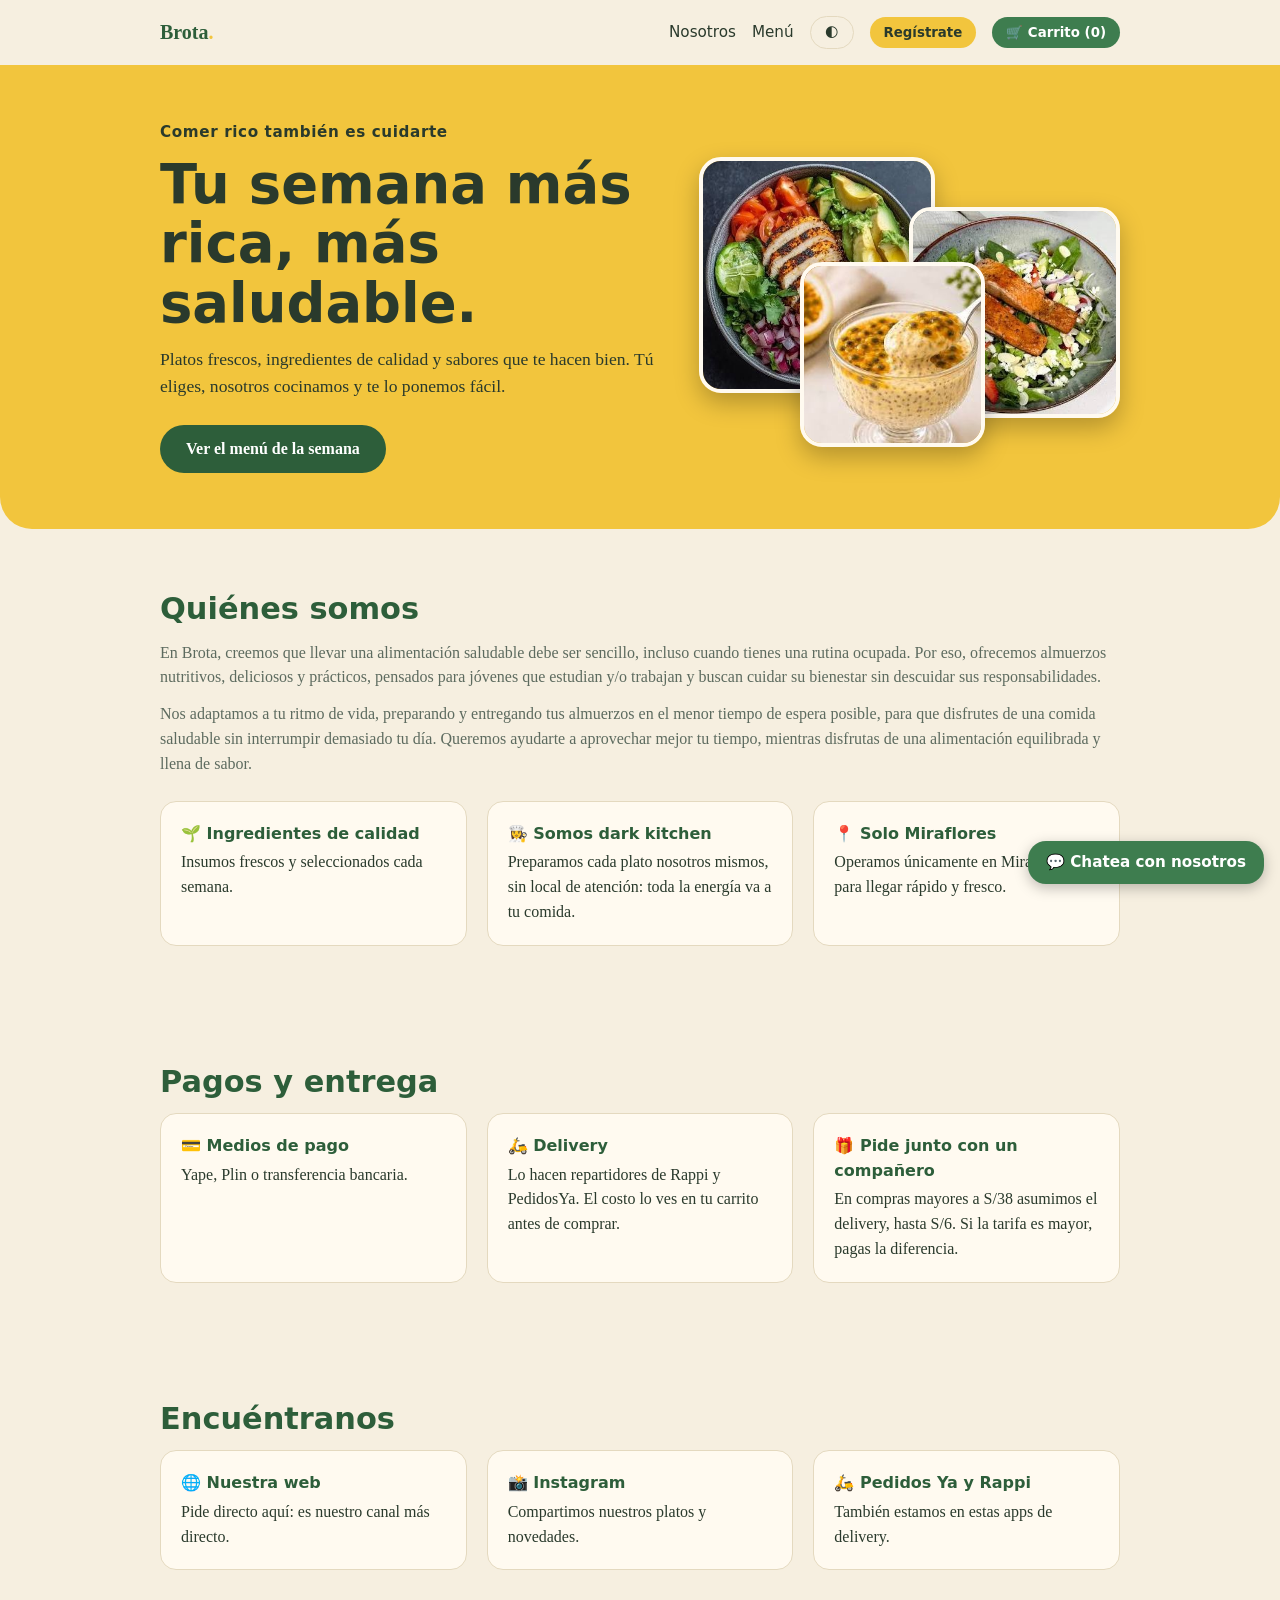
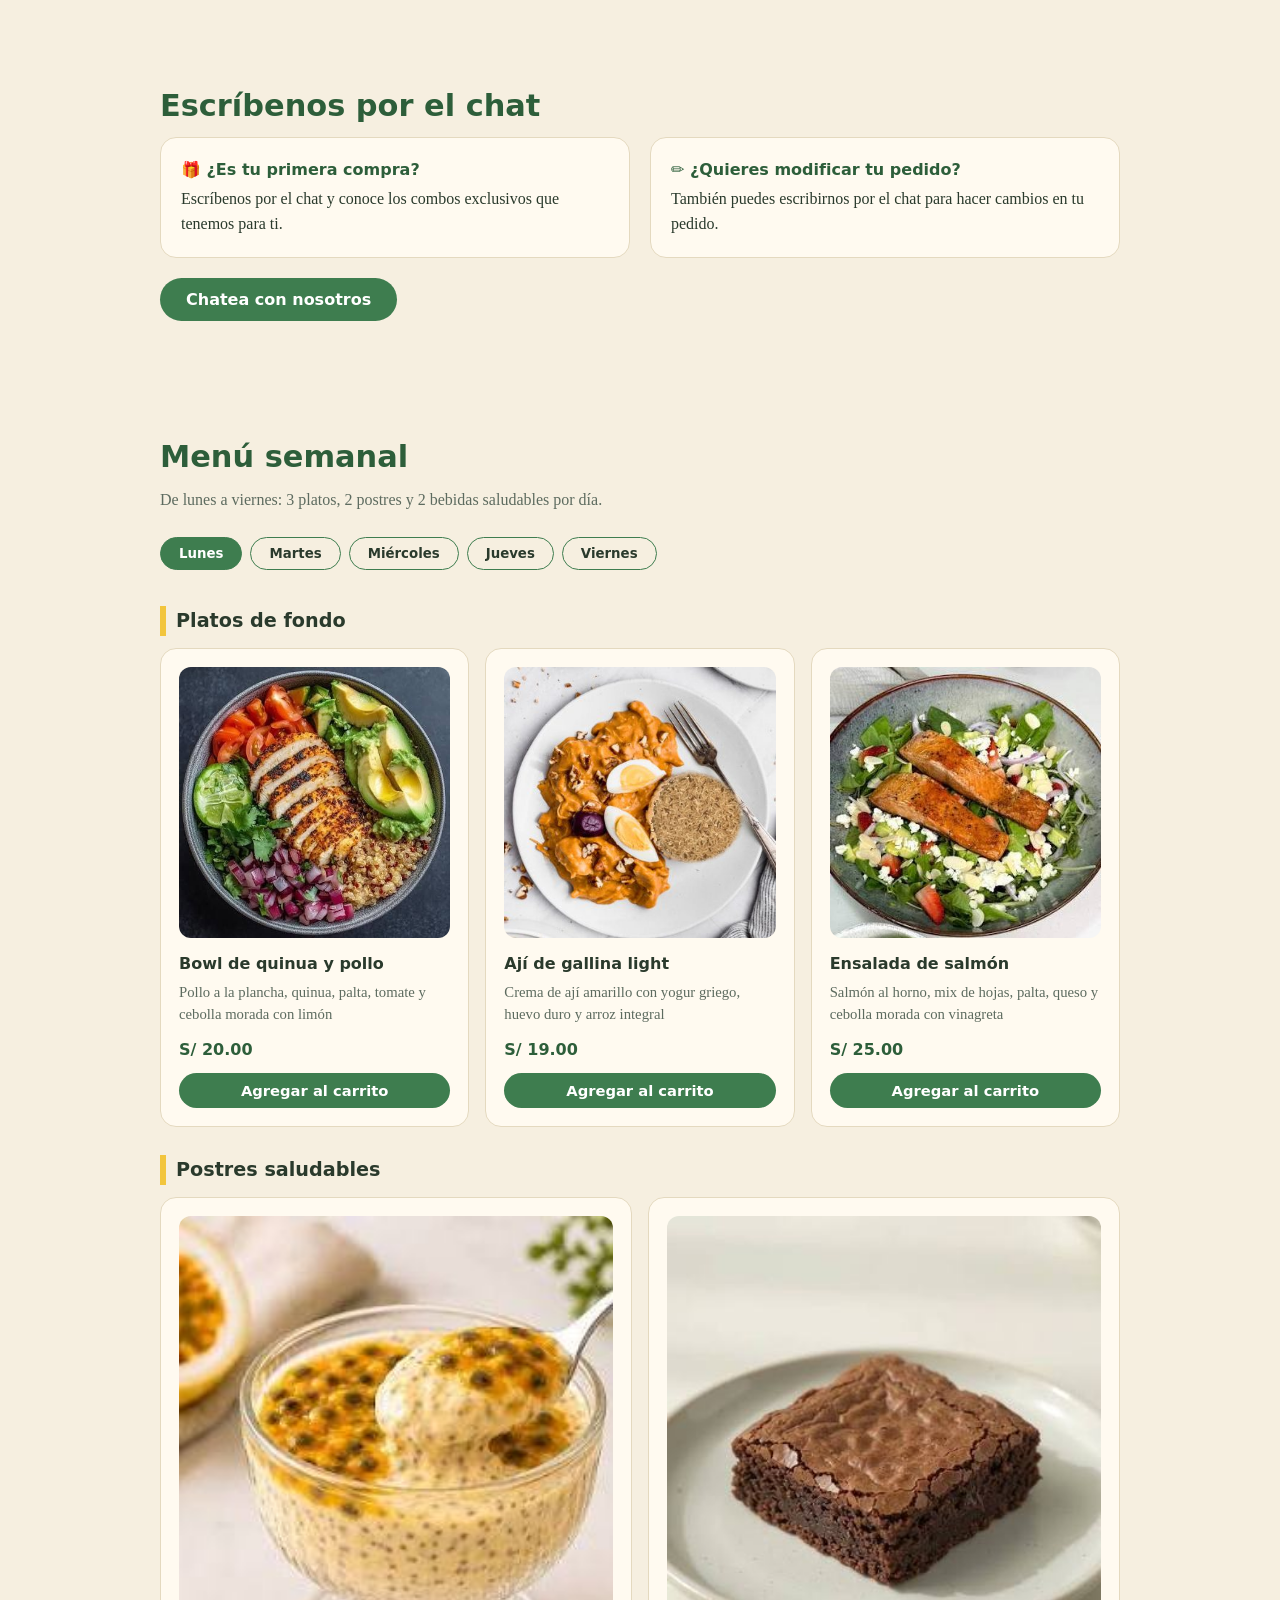
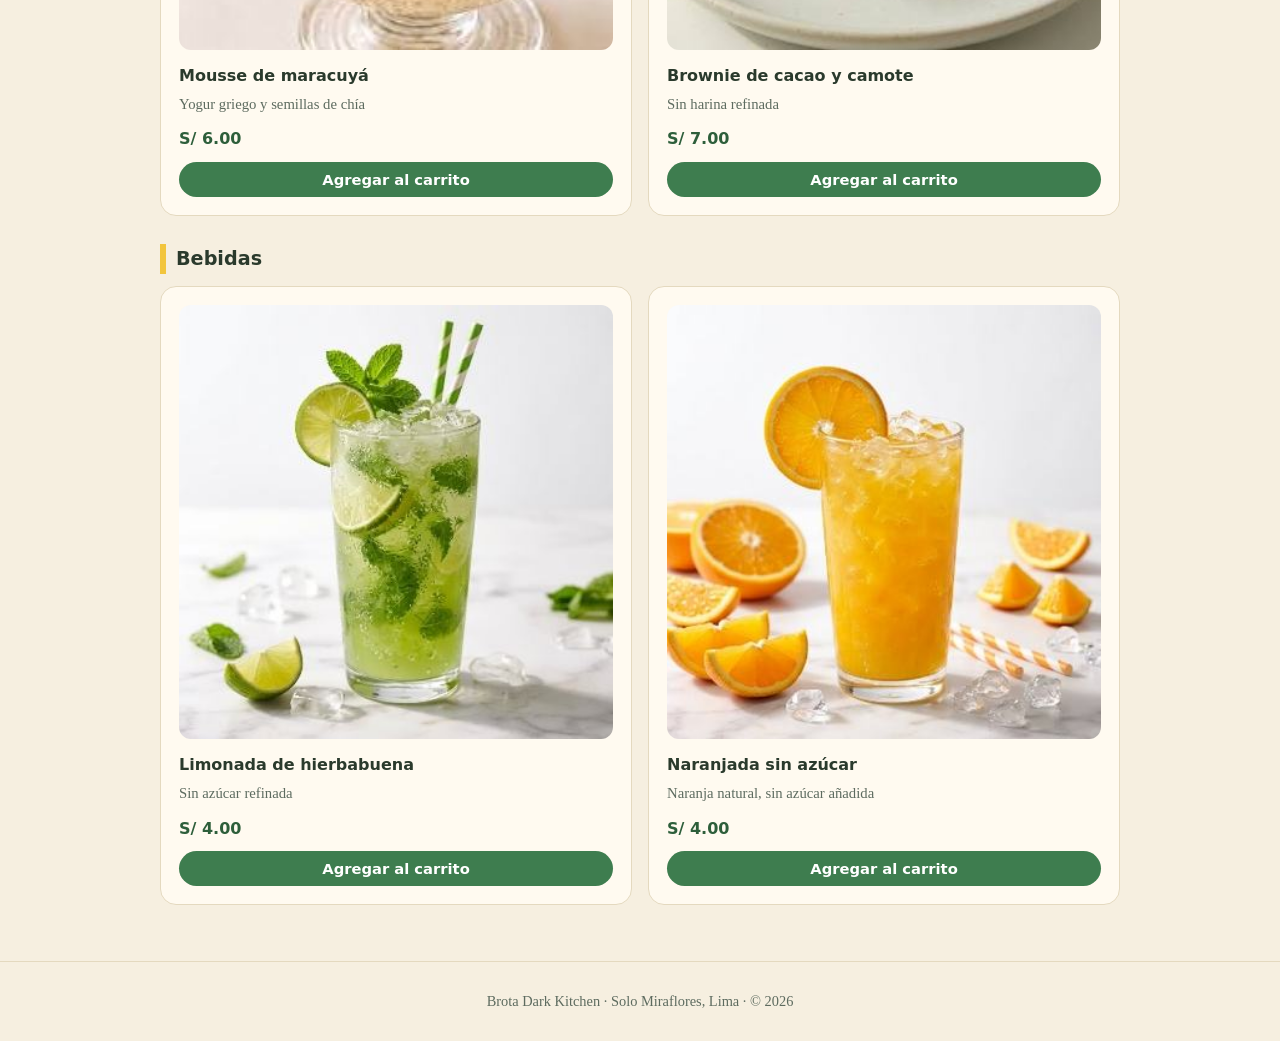
<file: index.html>
<!DOCTYPE html>
<html lang="es">
<head>
  <script async src="https://www.googletagmanager.com/gtm.js?id=GTM-W7R4LM86"></script>
<script>
  window.dataLayer = window.dataLayer || [];
  function gtag(){dataLayer.push(arguments);}
  gtag('js', new Date());
</script>
<meta charset="utf-8">
<meta name="viewport" content="width=device-width, initial-scale=1, viewport-fit=cover">
<title>Brota Dark Kitchen · Comida saludable en Miraflores</title>
<link rel="stylesheet" href="styles.css">
</head>
<body>
<header>
  <div class="logo">Brota<span>.</span></div>
  <nav><a href="#nosotros">Nosotros</a><a href="#menu">Menú</a><button class="cartbtn" id="theme" type="button" aria-label="Cambiar tema claro u oscuro" style="background:transparent;color:var(--ink);border:1px solid var(--line)">🌓</button><button class="cartbtn" id="openReg" type="button" style="background:var(--yellow);color:#2a3a2c">Regístrate</button><button class="cartbtn" id="openCart" type="button">🛒 Carrito (<span id="cnt">0</span>)</button></nav>
</header>

<div class="hero"><div>
  <div style="font-family:system-ui,sans-serif;font-weight:700;letter-spacing:.04em;font-size:.95rem;margin-bottom:10px">Comer rico también es cuidarte</div>
  <h1>Tu semana más rica, más saludable.</h1>
  <p>Platos frescos, ingredientes de calidad y sabores que te hacen bien. Tú eliges, nosotros cocinamos y te lo ponemos fácil.</p>
  <a class="btn" href="#menu">Ver el menú de la semana</a></div><div class="collage" id="collage"></div>
</div>

<main class="wrap">
<section id="nosotros">
  <h2>Quiénes somos</h2>
  <p class="sub" style="margin-bottom:12px">En Brota, creemos que llevar una alimentación saludable debe ser sencillo, incluso cuando tienes una rutina ocupada. Por eso, ofrecemos almuerzos nutritivos, deliciosos y prácticos, pensados para jóvenes que estudian y/o trabajan y buscan cuidar su bienestar sin descuidar sus responsabilidades.</p>
  <p class="sub">Nos adaptamos a tu ritmo de vida, preparando y entregando tus almuerzos en el menor tiempo de espera posible, para que disfrutes de una comida saludable sin interrumpir demasiado tu día. Queremos ayudarte a aprovechar mejor tu tiempo, mientras disfrutas de una alimentación equilibrada y llena de sabor.</p>
  <div class="about">
    <div class="pill"><b>🌱 Ingredientes de calidad</b>Insumos frescos y seleccionados cada semana.</div>
    <div class="pill"><b>👩‍🍳 Somos dark kitchen</b>Preparamos cada plato nosotros mismos, sin local de atención: toda la energía va a tu comida.</div>
    <div class="pill"><b>📍 Solo Miraflores</b>Operamos únicamente en Miraflores para llegar rápido y fresco.</div>
  </div>
</section>

<section id="pagos">
  <h2>Pagos y entrega</h2>
  <div class="about">
    <div class="pill"><b>💳 Medios de pago</b>Yape, Plin o transferencia bancaria.</div>
    <div class="pill"><b>🛵 Delivery</b>Lo hacen repartidores de Rappi y PedidosYa. El costo lo ves en tu carrito antes de comprar.</div>
    <div class="pill"><b>🎁 Pide junto con un compañero</b>En compras mayores a S/38 asumimos el delivery, hasta S/6. Si la tarifa es mayor, pagas la diferencia.</div>
  </div>
</section>

<section id="encuentranos">
  <h2>Encuéntranos</h2>
  <div class="about">
    <div class="pill"><b>🌐 Nuestra web</b>Pide directo aquí: es nuestro canal más directo.</div>
    <div class="pill"><b>📸 Instagram</b>Compartimos nuestros platos y novedades.</div>
    <div class="pill"><b>🛵 Pedidos Ya y Rappi</b>También estamos en estas apps de delivery.</div>
  </div>
</section>

<section id="escribenos">
  <h2>Escríbenos por el chat</h2>
  <div class="about">
    <div class="pill"><b>🎁 ¿Es tu primera compra?</b>Escríbenos por el chat y conoce los combos exclusivos que tenemos para ti.</div>
    <div class="pill"><b>✏️ ¿Quieres modificar tu pedido?</b>También puedes escribirnos por el chat para hacer cambios en tu pedido.</div>
  </div>
  <p style="margin:20px 0 0"><button class="btn" id="goChat" type="button">Chatea con nosotros</button></p>
</section>

<section id="menu">
  <h2>Menú semanal</h2>
  <p class="sub">De lunes a viernes: 3 platos, 2 postres y 2 bebidas saludables por día.</p>
  <div class="tabs" role="tablist" id="tabs"></div>
  <div id="menuBody"></div>
</section>

<section id="registro" class="modal" hidden><div class="sheet"><button class="x" id="close" type="button" aria-label="Cerrar">✕</button>
  <h2>Regístrate</h2>
  <p class="sub">Cuéntanos si tienes alguna alergia para cuidar tus pedidos.</p>
  <form id="reg">
    <div class="row">
      <label>Nombre completo<input type="text" id="nombre" required></label>
      <label>Correo electrónico<input type="email" id="correo" required></label>
    </div>
    <label>Edad<input type="number" id="edad" min="1" max="120" step="1" inputmode="numeric" placeholder="Ej.: 28" required></label>
    <label>¿Tienes alguna alergia o restricción alimentaria?<textarea id="alergia" rows="3" placeholder="Ej.: frutos secos, gluten, lácteos… o escribe “Ninguna”"></textarea></label>
    <label class="chk"><input type="checkbox" id="acepto" required> <span>He leído y acepto la política de privacidad de datos que aparece abajo.</span></label>
    <button class="btn" type="submit">Registrarme</button>
    <div id="msg" role="status"></div>
  </form>

  <div class="policy" id="privacidad">
    <h2>Política de privacidad de datos</h2>
    <p><b>Datos que recopilamos:</b></p>
    <ul><li>Nombre, correo electrónico y edad.</li><li>Dirección de entrega en Miraflores.</li><li>Alergias o restricciones alimentarias que nos indiques.</li><li>Historial de pedidos realizados en esta web.</li></ul>
    <p><b>Para qué los usamos:</b></p>
    <ul><li>Gestionar y entregar tus pedidos.</li><li>Evitar ingredientes que te afecten según tus alergias.</li><li>Contactarte sobre el estado de tu pedido y, solo si lo autorizas, enviarte novedades del menú.</li><li>Escribirte después de la entrega para conocer tu experiencia con el plato y recibir tu opinión.</li></ul>
    <p><b>Tus derechos:</b> no vendemos ni compartimos tus datos con terceros ajenos al servicio. Puedes acceder, rectificar, cancelar u oponerte al uso de tus datos en cualquier momento escribiendo a hola@brota.pe, conforme a la Ley N.º 29733 de Protección de Datos Personales del Perú.</p>
  </div>
</div></section>
</main>

<footer>Brota Dark Kitchen · Solo Miraflores, Lima · © 2026</footer>
<button id="chatBtn" type="button">💬 Chatea con nosotros</button>
<div id="chat" hidden role="dialog" aria-label="Chat de postventa">
  <div class="ch"><span>Equipo de ventas Brota</span><button id="chatX" type="button" aria-label="Cerrar chat">✕</button></div>
  <div id="cmsgs"></div><div id="chips"></div>
  <form id="cform"><input id="cname" type="text" placeholder="Tu nombre" autocomplete="name" style="flex-basis:100%"><input id="cin" type="text" placeholder="Escribe tu mensaje…" autocomplete="off"><button class="btn" type="submit">Enviar</button></form>
</div>
<section id="carrito" class="modal" hidden><div class="sheet"><button class="x" id="closeCart" type="button" aria-label="Cerrar">✕</button>
  <h2>Tu pedido</h2>
  <div id="cartList"></div>
  <p id="free"></p><div class="bar"><i id="barf"></i></div>
  <form id="ord">
    <p id="needreg" class="sub" style="margin:0">Para comprar necesitas estar registrado. <a href="#" id="goReg" style="color:var(--green-d);font-weight:700">Regístrate aquí</a>.</p>
    <label>Dirección de entrega en Miraflores<input type="text" id="dir" required placeholder="Calle, número, departamento"></label>
    <label>Hora en la que deseas recibir tu pedido<input type="time" id="hora" required></label>
    <button class="btn" type="submit">Comprar</button>
    <div id="omsg" role="status"></div>
  </form>
</div></section>
<div id="lb" hidden><div><img id="lbi" alt=""><p id="lbp"></p></div></div>
<div id="toast" role="status"></div>

<script src="script.js"></script>
</body>
</html>
</file>
<file: styles.css>
:root{--bg:#F6EFE0;--card:#FFFaf0;--ink:#2a3a2c;--muted:#5d6b5f;--green:#3E7D4F;--green-d:#2d5e3a;--yellow:#F2C53D;--line:#e4d9bf;--on-green:#fff;
box-sizing:border-box;padding-top:env(safe-area-inset-top,0px);padding-bottom:env(safe-area-inset-bottom,0px)}
@media (prefers-color-scheme:dark){:root:not([data-theme="light"]){--bg:#1d2620;--card:#26332a;--ink:#f3ecd9;--muted:#b9c2b5;--green:#6fb886;--green-d:#8fcca2;--yellow:#F2C53D;--line:#3a4a3e;--on-green:#12200f}}
:root[data-theme="dark"]{--bg:#1d2620;--card:#26332a;--ink:#f3ecd9;--muted:#b9c2b5;--green:#6fb886;--green-d:#8fcca2;--yellow:#F2C53D;--line:#3a4a3e;--on-green:#12200f}
html{scroll-behavior:smooth;scroll-padding-top:env(safe-area-inset-top,0px)}
*{box-sizing:border-box}
body{margin:0;background:var(--bg);color:var(--ink);font-family:Georgia,"Times New Roman",serif;line-height:1.55}
h1,h2,h3,button,nav,label,input,textarea{font-family:system-ui,-apple-system,"Segoe UI",Roboto,sans-serif}
.wrap{max-width:1000px;margin:0 auto;padding:0 20px}
header{display:flex;justify-content:space-between;align-items:center;padding:16px 20px;max-width:1000px;margin:0 auto}
.logo{font-weight:800;font-size:1.25rem;color:var(--green-d)}.logo span{color:var(--yellow)}
nav a{margin-left:16px;color:var(--ink);text-decoration:none;font-size:.95rem}
.hero{background:var(--yellow);color:#2a3a2c;text-align:center;padding:64px 20px;border-radius:0 0 32px 32px}
.hero h1{font-size:clamp(2rem,6vw,3.4rem);margin:0 0 12px;line-height:1.1}
.hero p{max-width:600px;margin:0 auto 24px;font-size:1.1rem}
.btn{display:inline-block;background:var(--green);color:var(--on-green);border:0;border-radius:999px;padding:12px 26px;font-weight:700;font-size:1rem;cursor:pointer;text-decoration:none}
.btn:hover{background:var(--green-d)}
.hero .btn{background:#2d5e3a;color:#fff}
section{padding:56px 0}
h2{font-size:1.9rem;color:var(--green-d);margin:0 0 8px}
.sub{color:var(--muted);margin:0 0 24px}
.about{display:grid;gap:20px;grid-template-columns:repeat(auto-fit,minmax(220px,1fr))}
.pill{background:var(--card);border:1px solid var(--line);border-radius:16px;padding:20px}
.pill b{display:block;font-family:system-ui,sans-serif;color:var(--green-d);margin-bottom:4px}
.tabs{display:flex;gap:8px;overflow-x:auto;padding-bottom:8px;margin-bottom:20px}
.tab{flex:0 0 auto;border:1px solid var(--green);background:transparent;color:var(--ink);border-radius:999px;padding:8px 18px;cursor:pointer;font-weight:600}
.tab[aria-selected="true"]{background:var(--green);color:var(--on-green)}
h3{margin:28px 0 12px;font-size:1.2rem;border-left:6px solid var(--yellow);padding-left:10px}
.grid{display:grid;gap:16px;grid-template-columns:repeat(auto-fit,minmax(230px,1fr))}
.item{background:var(--card);border:1px solid var(--line);border-radius:16px;padding:18px;display:flex;flex-direction:column}
.emo{font-size:2.2rem}.item h4{margin:6px 0 4px;font-family:system-ui,sans-serif}
.item p{margin:0 0 12px;color:var(--muted);font-size:.92rem;flex:1}
.price{font-family:system-ui,sans-serif;font-weight:800;color:var(--green-d);margin-bottom:10px}
.item .btn{padding:9px 16px;font-size:.92rem}
form{background:var(--card);border:1px solid var(--line);border-radius:20px;padding:24px;display:grid;gap:14px}
label{font-weight:600;font-size:.92rem;display:grid;gap:4px}
input[type=text],input[type=email],input[type=tel],input[type=number],textarea{padding:10px 12px;border:1px solid var(--line);border-radius:10px;background:var(--bg);color:var(--ink);font-size:1rem}
.row{display:grid;gap:14px;grid-template-columns:repeat(auto-fit,minmax(220px,1fr))}
.chk{display:flex;gap:10px;align-items:flex-start;font-weight:400}
.policy{margin-top:28px;background:var(--card);border:2px solid var(--yellow);border-radius:20px;padding:22px;font-size:.93rem}
.policy h2{font-size:1.3rem}.policy ul{padding-left:20px;margin:6px 0}
#msg{font-family:system-ui,sans-serif;font-weight:600;color:var(--green-d)}
footer{text-align:center;padding:28px 20px;color:var(--muted);font-size:.9rem;border-top:1px solid var(--line)}
#toast{position:fixed;left:50%;bottom:calc(24px + env(safe-area-inset-bottom,0px));transform:translate(-50%,40px);background:var(--green);color:var(--on-green);padding:14px 22px;border-radius:14px;font-family:system-ui,sans-serif;font-weight:600;opacity:0;pointer-events:none;transition:.3s;max-width:90vw;text-align:center;z-index:20}
#toast.on{opacity:1;transform:translate(-50%,0)}
#toast{z-index:40}
.cartbtn{margin-left:16px;background:var(--green);color:var(--on-green);border:0;border-radius:999px;padding:8px 14px;font-weight:700;cursor:pointer}
.modal{position:fixed;inset:0;background:rgba(0,0,0,.55);z-index:30;display:flex;align-items:flex-start;justify-content:center;overflow-y:auto;padding:calc(20px + env(safe-area-inset-top,0px)) 14px calc(20px + env(safe-area-inset-bottom,0px))}
.modal[hidden]{display:none}
.sheet{background:var(--bg);border-radius:20px;padding:24px;max-width:640px;width:100%;position:relative}
.x{position:absolute;top:12px;right:14px;border:0;background:none;font-size:1.3rem;color:var(--ink);cursor:pointer}
.line{display:flex;justify-content:space-between;gap:10px;align-items:center;padding:8px 0;border-bottom:1px solid var(--line);font-family:system-ui,sans-serif}
.line button{width:28px;height:28px;border-radius:50%;border:1px solid var(--green);background:none;color:var(--ink);cursor:pointer}
.tot{font-size:1.1rem}
header{flex-wrap:wrap;gap:8px}
nav{display:flex;align-items:center;flex-wrap:wrap;gap:8px 0}
#ord{display:grid;gap:14px;margin-top:18px}
#omsg{font-family:system-ui,sans-serif;font-weight:600;color:var(--green-d)}
.ph{width:100%;aspect-ratio:1/1;object-fit:cover;border-radius:12px;margin-bottom:8px;display:block}
#chatBtn{position:fixed;right:16px;bottom:calc(16px + env(safe-area-inset-bottom,0px));z-index:25;background:var(--green);color:var(--on-green);border:0;border-radius:999px;padding:12px 18px;font:700 .95rem system-ui,sans-serif;cursor:pointer;box-shadow:0 4px 14px rgba(0,0,0,.25)}
#chat{position:fixed;right:16px;bottom:calc(16px + env(safe-area-inset-bottom,0px));z-index:35;width:min(360px,calc(100vw - 32px));height:min(480px,calc(100% - 32px));background:var(--card);border:1px solid var(--line);border-radius:18px;display:flex;flex-direction:column;overflow:hidden;box-shadow:0 8px 30px rgba(0,0,0,.3);font-family:system-ui,sans-serif}
#chat[hidden]{display:none}
#chatBtn{max-width:240px;text-align:left;line-height:1.25;border-radius:18px}
.ch{background:var(--green);color:var(--on-green);padding:12px 14px;display:flex;justify-content:space-between;align-items:center;font-weight:700}
.ch button{background:none;border:0;color:inherit;font-size:1.1rem;cursor:pointer}
#cmsgs{flex:1;overflow-y:auto;padding:12px;display:flex;flex-direction:column;gap:8px}
.b{max-width:85%;padding:9px 12px;border-radius:14px;font-size:.92rem;line-height:1.4}
.b.bot{background:var(--bg);border:1px solid var(--line);align-self:flex-start}
.b.me{background:var(--yellow);color:#2a3a2c;align-self:flex-end}
.b a{color:var(--green-d);font-weight:700}
#chips{display:flex;flex-wrap:wrap;gap:6px;padding:0 12px 8px}
#chips button{border:1px solid var(--green);background:none;color:var(--ink);border-radius:999px;padding:6px 10px;font-size:.82rem;cursor:pointer}
#cform{display:flex;flex-wrap:wrap;gap:8px;padding:10px;border-top:1px solid var(--line)}
#cform input{flex:1;min-width:0;padding:9px 10px;border:1px solid var(--line);border-radius:10px;background:var(--bg);color:var(--ink);font-size:1rem}
#cform .btn{padding:9px 14px}
.hero{display:grid;grid-template-columns:1.1fr .9fr;gap:24px;align-items:center;text-align:left;padding:56px max(20px,calc((100% - 1000px)/2 + 20px));overflow:hidden}
.hero p{margin-left:0}
.collage{position:relative;height:300px}
.collage img{position:absolute;width:56%;aspect-ratio:1;object-fit:cover;border-radius:22px;border:4px solid var(--card);box-shadow:0 10px 24px rgba(0,0,0,.25);animation:fl 5s ease-in-out infinite}
.collage img:nth-child(1){left:0;top:10px}
.collage img:nth-child(2){right:0;top:60px;width:50%;animation-delay:-1.5s}
.collage img:nth-child(3){left:24%;bottom:0;width:44%;animation-delay:-3s}
@keyframes fl{50%{transform:translateY(-10px) rotate(2deg)}}
@media (max-width:700px){.hero{grid-template-columns:1fr;text-align:center}.hero p{margin-left:auto}.collage{height:250px}}
.rv{opacity:0;transform:translateY(24px);transition:opacity .7s,transform .7s}
.rv.in{opacity:1;transform:none}
.item{transition:transform .25s,box-shadow .25s,opacity .6s}
.item:hover{transform:translateY(-6px);box-shadow:0 12px 26px rgba(0,0,0,.15)}
.ph{transition:transform .4s;cursor:zoom-in}
.item:hover .ph{transform:scale(1.04)}
.item{overflow:hidden}
.btn.ok{background:#2d5e3a}
.bump{animation:bp .4s}
@keyframes bp{50%{transform:scale(1.25)}}
#lb{position:fixed;inset:0;z-index:50;background:rgba(0,0,0,.75);display:flex;align-items:center;justify-content:center;padding:20px;cursor:zoom-out}
#lb[hidden]{display:none}
#lb div{background:var(--card);border-radius:20px;max-width:420px;width:100%;overflow:hidden;font-family:system-ui,sans-serif}
#lb img{width:100%;display:block}
#lb p{margin:0;padding:14px 18px;color:var(--ink)}
.bar{height:10px;background:var(--line);border-radius:99px;overflow:hidden;margin:6px 0 4px}
.bar i{display:block;height:100%;width:0;background:var(--green);transition:width .4s}
#free{font-family:system-ui,sans-serif;font-size:.9rem;margin:12px 0 0}
.cf{position:fixed;top:-30px;z-index:60;font-size:1.6rem;animation:cf 2.2s linear forwards;pointer-events:none}
@keyframes cf{to{transform:translateY(110vh) rotate(360deg)}}
@media (prefers-reduced-motion:reduce){*{animation:none!important;transition:none!important}.rv{opacity:1;transform:none}}
</file>
